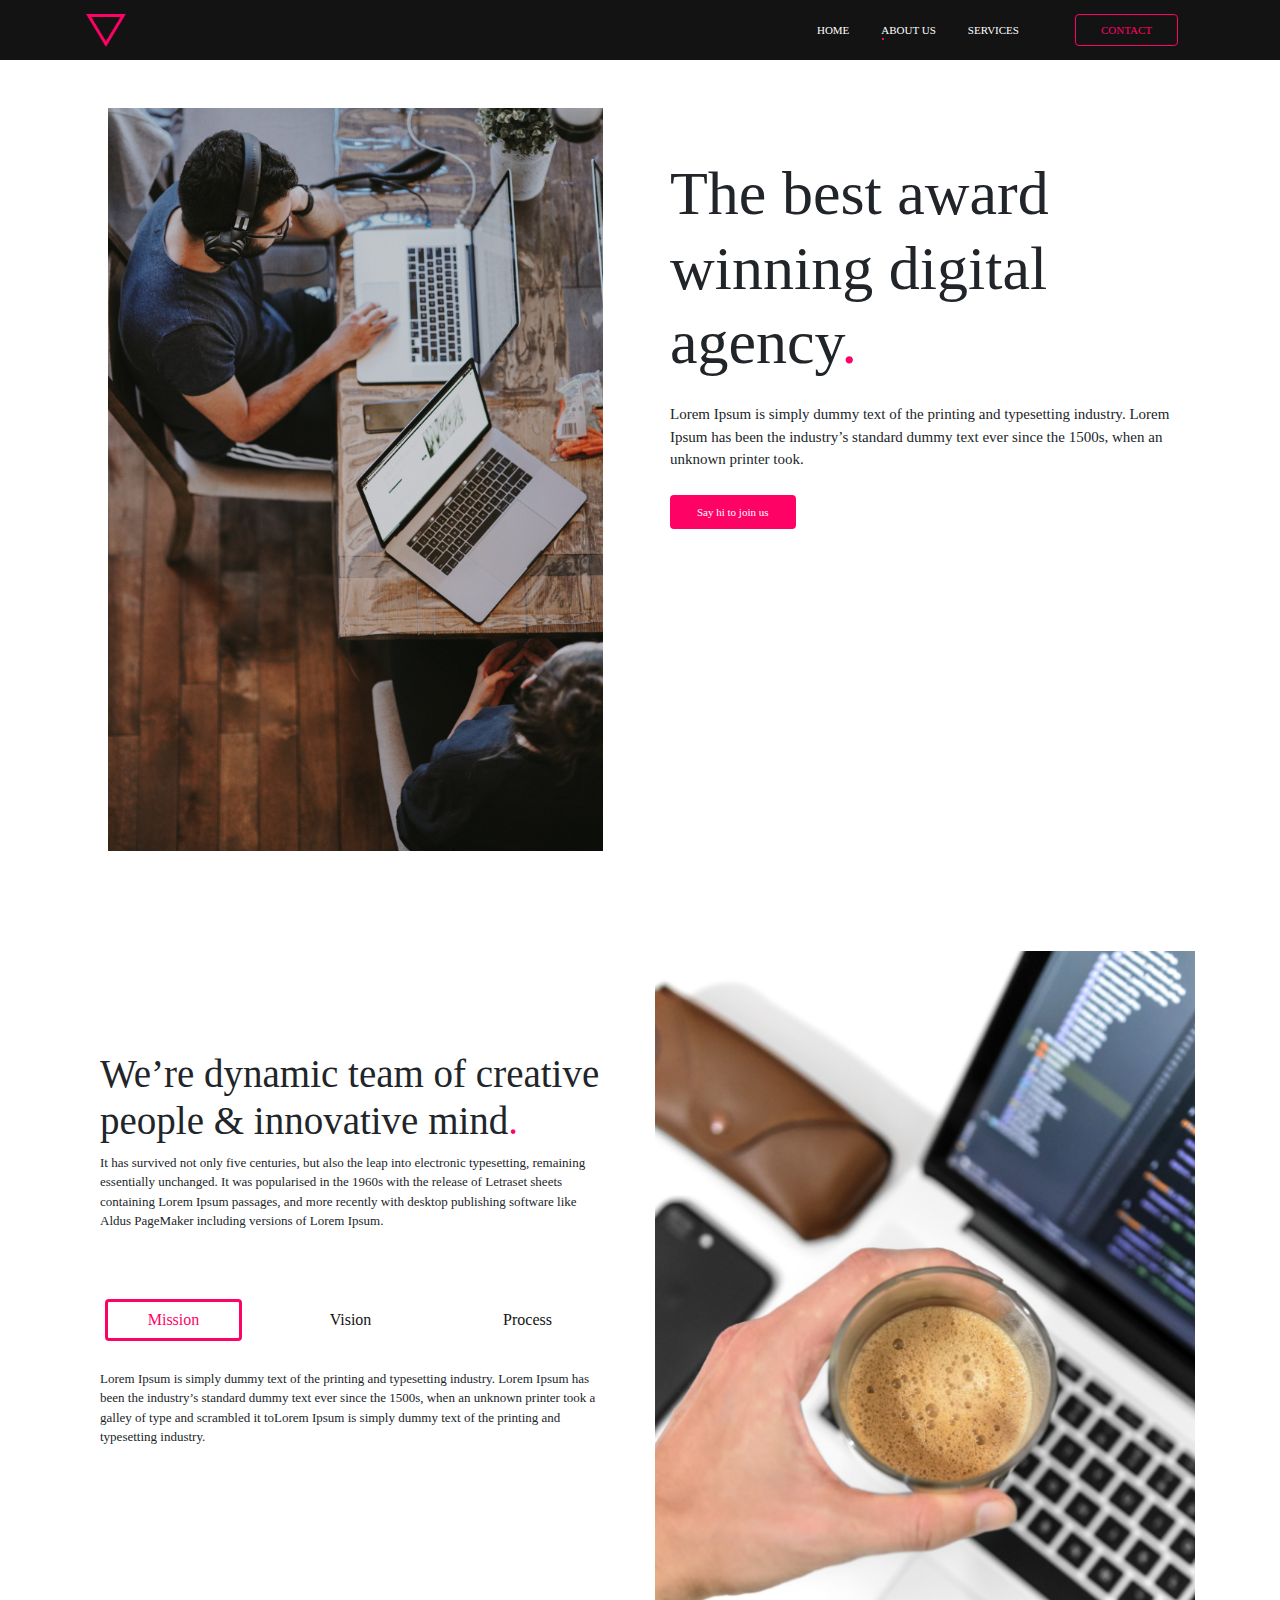
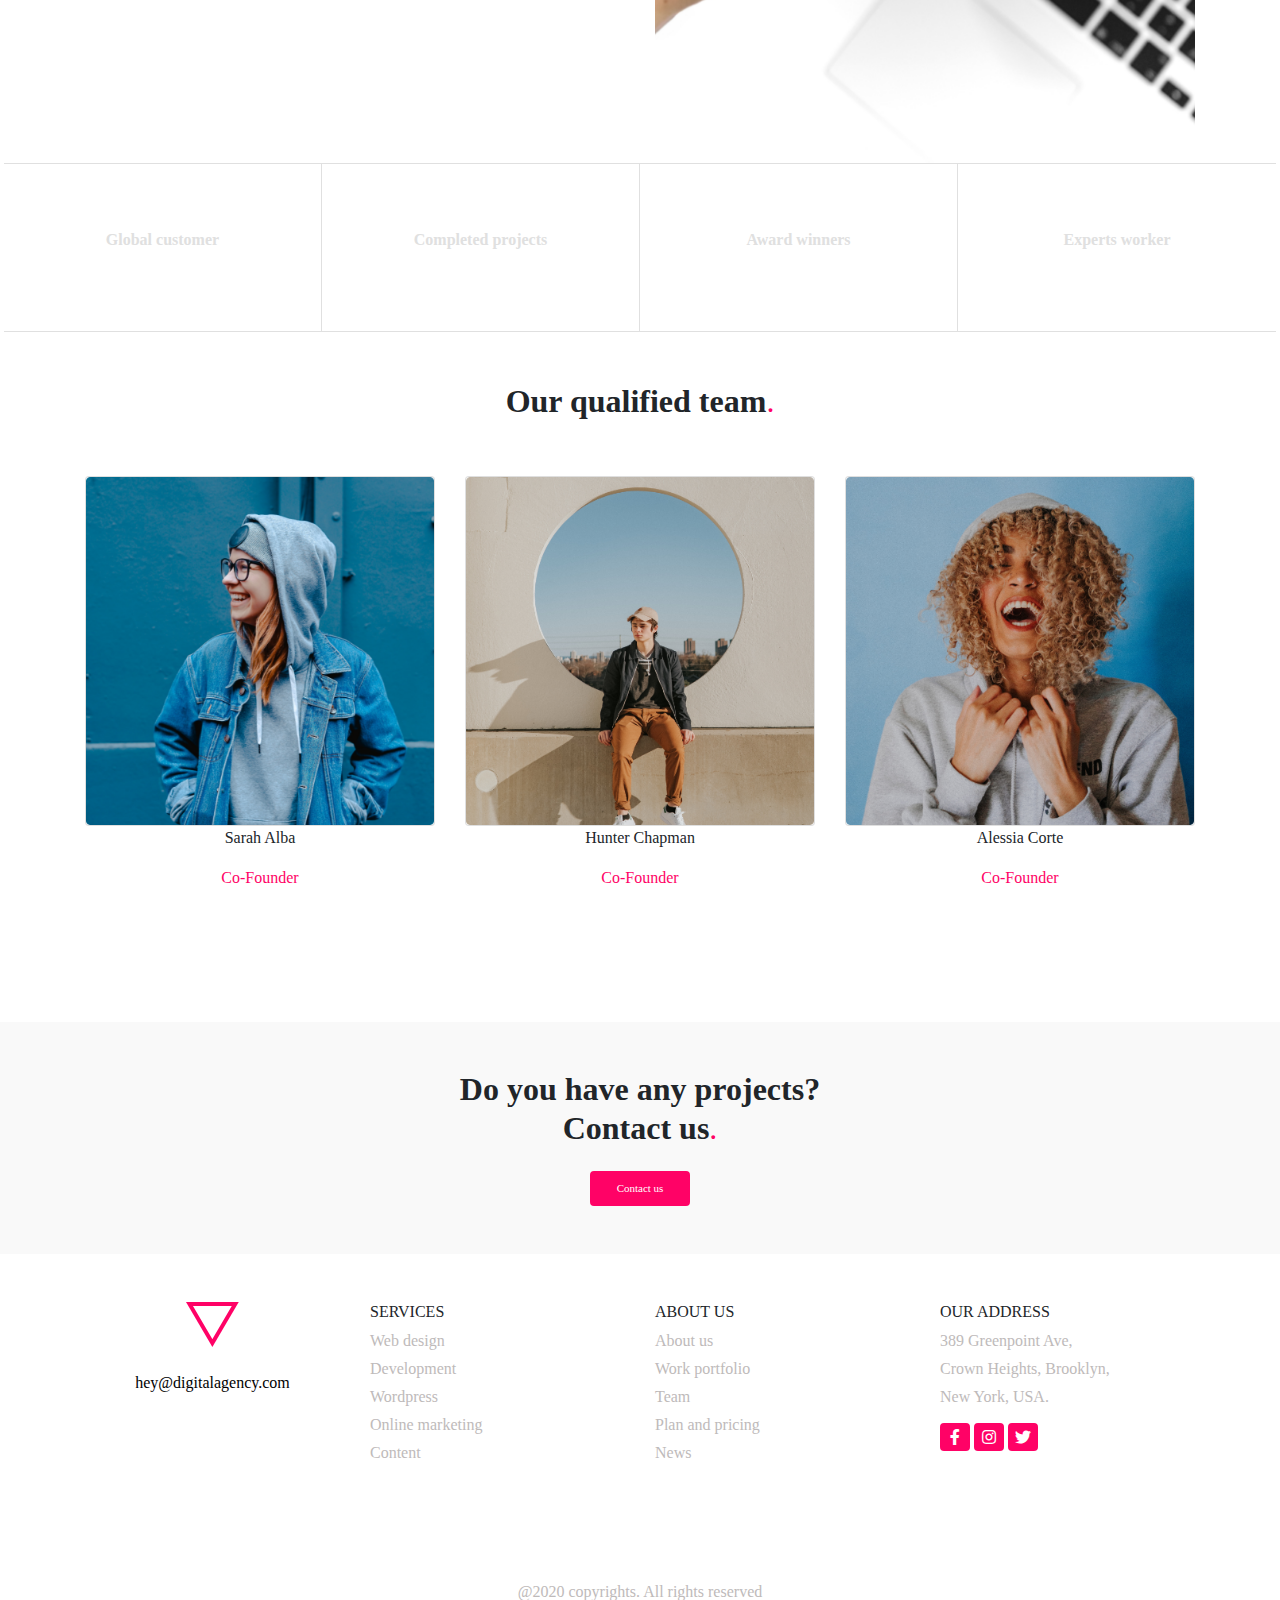
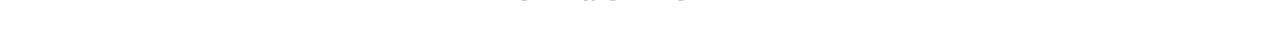
<file: about-us.html>
<!doctype html>
<html lang="en">

<head>
    <!-- Required meta tags -->
    <meta charset="utf-8">
    <meta name="viewport" content="width=device-width, initial-scale=1, shrink-to-fit=no">

    <!-- Bootstrap CSS -->
    <link rel="stylesheet" href="https://use.fontawesome.com/releases/v5.1.0/css/all.css">

    <link rel="stylesheet" href="https://stackpath.bootstrapcdn.com/bootstrap/4.4.1/css/bootstrap.min.css"
        integrity="sha384-Vkoo8x4CGsO3+Hhxv8T/Q5PaXtkKtu6ug5TOeNV6gBiFeWPGFN9MuhOf23Q9Ifjh" crossorigin="anonymous">
    <link rel="stylesheet" href="CSS/style.css">
    <link rel="stylesheet" href="CSS/about-us-style.css">

    <title>|ABOUT|</title>
</head>

<body>
    <header class="sticky-top">
        <nav class="navbar navbar-expand-md navbar-light container-md">
            <div class="navbar-brand">
                <a href="index.html"><img class="img-fluid w-75" src="images/logo.png" alt=""></a>
            </div>

            <button class="navbar-toggler" type="button" data-toggle="collapse" data-target="#navbarNavDropdown"
                aria-controls="navbarNavDropdown" aria-expanded="false" aria-label="Toggle navigation">
                <i class="fas fa-bars"></i>
            </button>
            <div class="collapse navbar-collapse" id="navbarNavDropdown">
                <ul class="navbar-nav ml-auto">
                    <li class="nav-item mr-3">
                        <a class="nav-link" href="index.html">HOME</a>
                    </li>
                    <li class="nav-item mr-3 active">
                        <a class="nav-link" href="about-us.html">ABOUT US</a>
                        <hr class="trans--grow">
                    </li>
                    <li class="nav-item mr-5">
                        <a class="nav-link" href="services.html">SERVICES</a>
                    </li>
                    <li class="nav-item mr-3">
                        <a href="contact.html" class="btn contact-item">CONTACT</a>
                    </li>
                </ul>
            </div>
        </nav>
    </header>

    <section id="two-laptop">
        <div class="container mt-5">
            <div class="row">
                <div class="col-md-6 text-center">
                    <img class="img-fluid" src="images/two-laptop-guy.png" alt="">
                </div>
                <div class="col-md-6 mt-5">
                    <div class="col-12">
                        <h1>The best award winning digital agency<span class="pink-dot">.</span></h1>
                        <p class="pt-3">Lorem Ipsum is simply dummy text of the printing and typesetting industry.
                            Lorem Ipsum has been
                            the industry’s standard dummy text ever since the 1500s,
                            when an unknown printer took.</p>
                        <button onclick="window.location.href = 'contact.html#map'" class="btn px-4 mt-2">Say hi to join
                            us</button>
                    </div>
                </div>
            </div>
        </div>
    </section>
    <section id="creative-people">
        <div class="container">
            <div class="row">
                <div class="col-md-6">
                    <div class="col-12 text pr-4">
                        <h2>We’re dynamic team of creative people & innovative mind<span class="pink-dot">.</span></h2>
                        <p>It has survived not only five centuries,
                            but also the leap into electronic typesetting, remaining
                            essentially unchanged. It was popularised in the
                            1960s with the release of Letraset sheets
                            containing Lorem Ipsum passages, and more recently with
                            desktop publishing software like Aldus
                            PageMaker including versions of Lorem Ipsum.</p>
                        <!-- TABS -->
                        <ul class="nav nav-tabs pt-5 pb-4 row text-center" id="myTab" role="tablist">
                            <li class="nav-item col-sm-4 my-1">
                                <a class="active btn" id="home-tab" data-toggle="tab" href="#home" role="tab"
                                    aria-controls="home" aria-selected="true">Mission</a>
                            </li>
                            <li class="nav-item col-sm-4 my-1">
                                <a class="btn" id="profile-tab" data-toggle="tab" href="#profile" role="tab"
                                    aria-controls="profile" aria-selected="false">Vision</a>
                            </li>
                            <li class="nav-item col-sm-4 my-1">
                                <a class="btn" id="contact-tab" data-toggle="tab" href="#contact" role="tab"
                                    aria-controls="contact" aria-selected="false">Process</a>
                            </li>
                        </ul>
                        <div class="tab-content" id="myTabContent">
                            <div class="tab-pane fade show active" id="home" role="tabpanel" aria-labelledby="home-tab">
                                <p>Lorem Ipsum is simply dummy text of the printing and typesetting industry.
                                    Lorem Ipsum has been
                                    the industry’s standard dummy text ever since the 1500s,
                                    when an unknown printer took a galley
                                    of type and scrambled it toLorem Ipsum is simply dummy text of the printing and
                                    typesetting industry.
                                   </p>
                            </div>
                            <div class="tab-pane fade" id="profile" role="tabpanel" aria-labelledby="profile-tab">
                                <p>Lorem Ipsum is simply dummy text of the printing and typesetting industry.
                                    Lorem Ipsum has been
                                    the industry’s standard dummy text ever since the 1500s,
                                    when an unknown printer took a galley
                                    of type and scrambled it to Lorem, ipsum dolor sit amet consectetur adipisicing
                                    elit. </p>
                            </div>
                            <div class="tab-pane fade" id="contact" role="tabpanel" aria-labelledby="contact-tab">
                                <p>Lorem Ipsum is simply dummy text of the printing and typesetting industry.
                                    Lorem Ipsum has been Lorem ipsum dolor sit amet, consectetur adipisicing elit. Quam
                                    hic dolores in neque eius, officiis distinctio sequi voluptatum, reiciendis alias
                                    corrupti odio placeat magnam quae!
                                    the industry’s standard dummy text ever since the 1500s.
                                 </p>
                            </div>
                        </div>

                        <!-- DERI QITU -->
                    </div>

                </div>
                <div class="col-md-6">
                    <img src="images/coffe.png" alt="" class="img-fluid">
                </div>
            </div>
        </div>
    </section>
    <section id="counter">
        <div class="row mx-1">
            <div class="col-md-3 col-sm-6">
                <p id="count1"></p>
                <p>Global customer</p>
            </div>
            <div class="col-md-3 col-sm-6">
                <p id="count2"></p>
                <p>Completed projects</p>
            </div>
            <div class="col-md-3 col-sm-6">
                <p id="count3"></p>
                <p>Award winners</p>
            </div>
            <div class="col-md-3 col-sm-6">
                <p id="count4"></p>
                <p>Experts worker</p>
            </div>
        </div>
    </section>
    <section id="qualified">
        <div class="container text-center mt-5">
            <h1>Our qualified team<span class="pink-dot">.</span></h1>
            <div class="row">
                <div class="col-md-4 mb-3">
                    <img src="images/qualified-team1.png" alt="" class="img-fluid card mx-auto">
                    <p>Sarah Alba</p>
                    <p class="pink-dot">Co-Founder</p>
                </div>
                <div class="col-md-4 mb-3">
                    <img src="images/qualified-team2.png" alt="" class="img-fluid card mx-auto">
                    <p>Hunter Chapman</p>
                    <p class="pink-dot">Co-Founder</p>
                </div>
                <div class="col-md-4 mb-3">
                    <img src="images/qualified-team3.png" alt="" class="img-fluid card mx-auto">
                    <p>Alessia Corte</p>
                    <p class="pink-dot">Co-Founder</p>
                </div>
            </div>
        </div>

    </section>
    <div class="project-question">
        <div class="container">
            <h2 class="text-center pt-5">
                <b> Do you have any projects? <br>Contact us</b><span class="pink-dot">.</span>
            </h2>
            <div class="text-center pb-5 pt-3">
                <button class="btn px-4" onclick="window.location.href ='contact.html#forma' ">Contact us</button>
            </div>
        </div>
    </div>






    <footer>
        <div class="container py-5">
            <div class="row">
                <div class="col-md-3 text-center col-sm-6">
                    <img src="images/logo.png" alt="" class="img-fluid">
                    <a href="mailto:hey@digitalagency.com" class="mt-4">hey@digitalagency.com</a>
                </div>
                <div class="col-md-3 col-sm-6">
                    <div>
                        <h6>SERVICES</h6>
                        <li class="mb-1"><a href="index.html#creative-age">Web design</a></li>
                        <li class="mb-1"><a href="index.html#takyon">Development</a></li>
                        <li class="mb-1"><a href="services.html#headingOne">Wordpress</a></li>
                        <li class="mb-1"><a href="index.html#trust">Online marketing</a></li>
                        <li class="mb-1"><a href="services.html#accordion">Content</a></li>
                    </div>
                </div>
                <div class="col-md-3 col-sm-6">
                    <div>
                        <h6>ABOUT US</h6>
                        <li class="mb-1"><a href="about-us.html">About us</a></li>
                        <li class="mb-1"><a href="about-us.html#creative-people">Work portfolio</a></li>
                        <li class="mb-1"><a href="about-us.html#qualified">Team</a></li>
                        <li class="mb-1"><a href="contact.html#forma">Plan and pricing</a></li>
                        <li class="mb-1"><a href="about-us.html#counter">News</a></li>
                    </div>
                </div>
                <div class="col-md-3 col-sm-6">
                    <div>
                        <h6>OUR ADDRESS</h6>
                        <li class="mb-1">389 Greenpoint Ave,</li>
                        <li class="mb-1">Crown Heights, Brooklyn,</li>
                        <li class="mb-1">New York, USA.</li>
                        <div class="icons">
                            <a href="https://www.facebook.com/" target="_blank"><i
                                    class="fab fa-facebook-f p-1"></i></a>
                            <a href="https://www.instagram.com/" target="_blank"><i
                                    class="fab fa-instagram p-1"></i></a>
                            <a href="https://twitter.com/" target="_blank"><i class="fab fa-twitter p-1"></i></a>
                        </div>
                    </div>
                </div>
            </div>
            <p class="text-center copyright">@2020 copyrights. All rights reserved</p>
        </div>
    </footer>
    <!-- Optional JavaScript -->
    <!-- jQuery first, then Popper.js, then Bootstrap JS -->

    <script src="https://code.jquery.com/jquery-3.4.1.slim.min.js"
        integrity="sha384-J6qa4849blE2+poT4WnyKhv5vZF5SrPo0iEjwBvKU7imGFAV0wwj1yYfoRSJoZ+n" crossorigin="anonymous">
    </script>
    <script src="jquery.waypoints.min.js"></script>
    <script src="waypoints.min.js"></script>
    <script src="https://cdn.jsdelivr.net/npm/popper.js@1.16.0/dist/umd/popper.min.js"
        integrity="sha384-Q6E9RHvbIyZFJoft+2mJbHaEWldlvI9IOYy5n3zV9zzTtmI3UksdQRVvoxMfooAo" crossorigin="anonymous">
    </script>
    <script src="https://stackpath.bootstrapcdn.com/bootstrap/4.4.1/js/bootstrap.min.js"
        integrity="sha384-wfSDF2E50Y2D1uUdj0O3uMBJnjuUD4Ih7YwaYd1iqfktj0Uod8GCExl3Og8ifwB6" crossorigin="anonymous">
    </script>
    <script src="about-us-script.js"></script>
    <script src="line.js"></script>
</body>

</html>
</file>
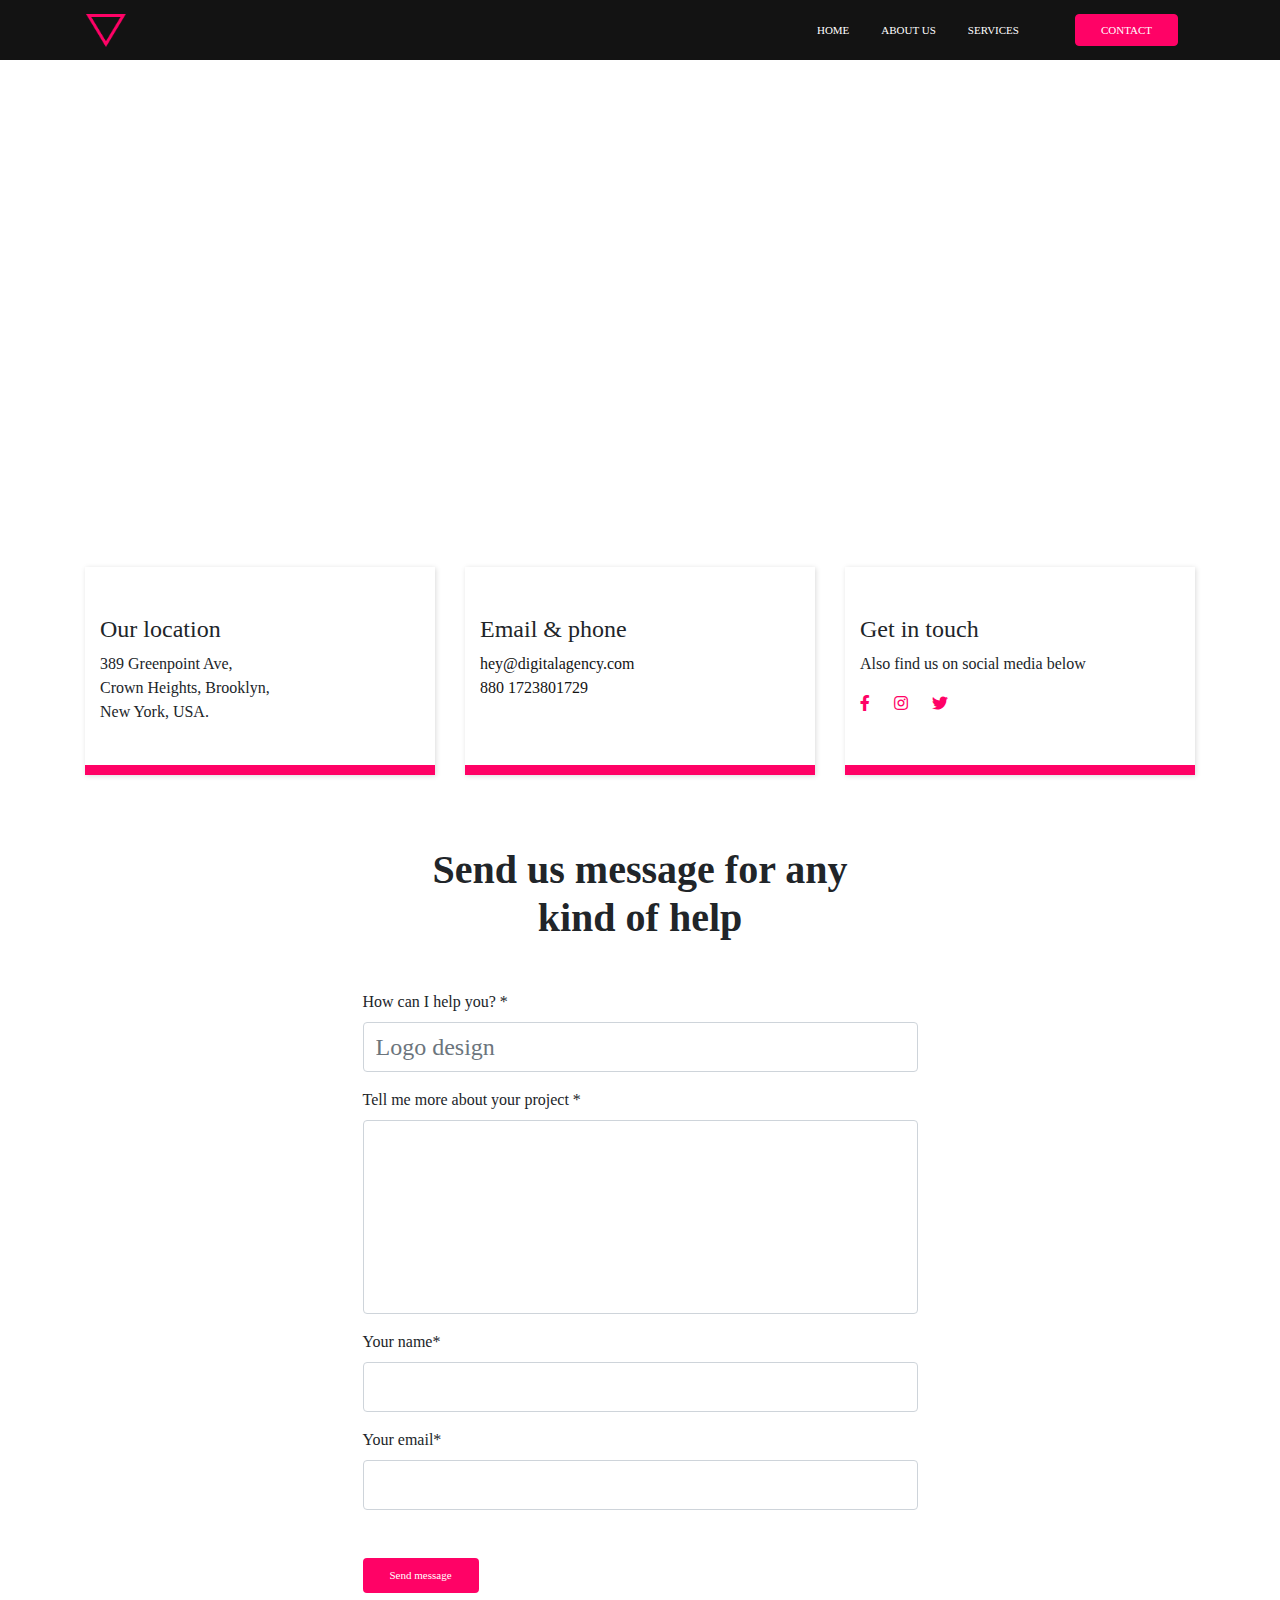
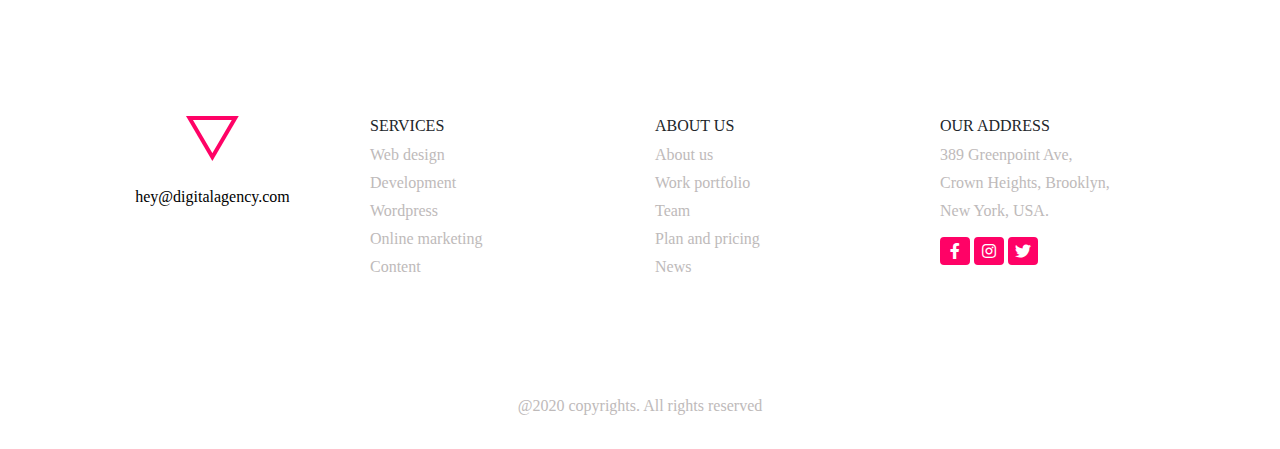
<file: contact.html>
<!doctype html>
<html lang="en">

<head>
    <!-- Required meta tags -->
    <meta charset="utf-8">
    <meta name="viewport" content="width=device-width, initial-scale=1, shrink-to-fit=no">

    <!-- Bootstrap CSS -->
    <link rel="stylesheet" href="https://use.fontawesome.com/releases/v5.1.0/css/all.css">
    <link rel="stylesheet" href="https://stackpath.bootstrapcdn.com/bootstrap/4.4.1/css/bootstrap.min.css"
        integrity="sha384-Vkoo8x4CGsO3+Hhxv8T/Q5PaXtkKtu6ug5TOeNV6gBiFeWPGFN9MuhOf23Q9Ifjh" crossorigin="anonymous">
    <link rel="stylesheet" href="CSS/style.css">
    <link rel="stylesheet" href="CSS/contact-style.css">
    <title>|CONTACT|</title>
</head>

<body>
    <header class="sticky-top">
        <nav class="navbar navbar-expand-md navbar-light container-md">
            <div class="navbar-brand">
                <a href="index.html"><img class="img-fluid w-75" src="images/logo.png" alt=""></a>
            </div>

            <button class="navbar-toggler" type="button" data-toggle="collapse" data-target="#navbarNavDropdown"
                aria-controls="navbarNavDropdown" aria-expanded="false" aria-label="Toggle navigation">
                <i class="fas fa-bars"></i>
            </button>
            <div class="collapse navbar-collapse" id="navbarNavDropdown">
                <ul class="navbar-nav ml-auto">
                    <li class="nav-item mr-3">
                        <a class="nav-link" href="index.html">HOME</a>
                    </li>
                    <li class="nav-item mr-3">
                        <a class="nav-link" href="about-us.html">ABOUT US</a>
                    </li>
                    <li class="nav-item mr-5">
                        <a class="nav-link" href="services.html">SERVICES</a>
                    </li>
                    <li class="nav-item mr-3">
                        <a href="contact.html" class="btn contact-item">CONTACT</a>
                    </li>
                </ul>
            </div>
        </nav>
    </header>

    <section id="map" class="text-center">
        <iframe class="container mx-auto"
            src="https://www.google.com/maps/embed?pb=!1m18!1m12!1m3!1d49534.26505453785!2d21.014177129717627!3d42.768852429489286!2m3!1f0!2f0!3f0!3m2!1i1024!2i768!4f13.1!3m3!1m2!1s0x13535e5a24e4314d%3A0xdd6b81b3c84d71cb!2zNDLCsDQ1JzM2LjYiTiAyMcKwMDEnNTUuNiJF!5e0!3m2!1sen!2s!4v1580668546829!5m2!1sen!2s"
            width="1920" height="400" frameborder="0" style="border:0;" allowfullscreen=""></iframe>
    </section>
    <section class="stuff">
        <div class="container mb-5">
            <div class="row">
                <div class="col-md-4">
                    <div class="col-12 shadow46and2 pt-5 mb-5">
                        <h4>Our location</h4>
                        <p>389 Greenpoint Ave, <br>
                            Crown Heights, Brooklyn, <br>
                            New York, USA.</p>
                    </div>
                </div>
                <div class="col-md-4">
                    <div class="col-12 shadow46and2 pt-5 mb-5">
                        <h4>Email & phone</h4>
                        <a href="mailto:hey@digitalagency.com">hey@digitalagency.com</a>
                        <br>
                        <a href="tel:880 1723801729">880 1723801729</a>
                    </div>
                </div>
                <div class="col-md-4">
                    <div class="col-12 shadow46and2 pt-5 mb-5">
                        <h4>Get in touch</h4>
                        <p>Also find us on social media below</p>
                        <div>
                            <a href="https://www.facebook.com/" target="_blank"><i
                                    class="fab fa-facebook-f icon1"></i></a>
                            <a href="https://www.instagram.com/" target="_blank"><i
                                    class="fab fa-instagram icon2"></i></a>
                            <a href="https://twitter.com/" target="_blank"><i class="fab fa-twitter icon3"></i></a>
                        </div>
                    </div>
                </div>
            </div>
        </div>

    </section>

    <section id="forma">
        <div class="container">
            <h2 class="text-center mb-5">Send us message for any <br>kind of help</h2>
            <form class="mx-auto">
                <div class="form-group">
                    <label for="help-question">How can I help you? *</label>
                    <input type="text" class="form-control" id="help-question" aria-describedby="emailHelp"
                        placeholder="Logo design" required>
                </div>
                <div class="form-group">
                    <label for="Textarea">Tell me more about your project *</label>
                    <textarea class="form-control" id="Textarea" cols="30" rows="5" required></textarea>
                </div>
                <div class="form-group">
                    <label for="Name">Your name*</label>
                    <input type="text" class="form-control" id="Name" required>
                </div>
                <div class="form-group mb-5">
                    <label for="E-mail">Your email*</label>
                    <input type="email" class="form-control" id="E-mail" required>
                </div>
                <button type="submit" class="btn px-4">Send message</button>
            </form>
        </div>

    </section>
    <footer>
        <div class="container py-5">
            <div class="row">
                <div class="col-md-3 text-center col-sm-6">
                    <img src="images/logo.png" alt="" class="img-fluid">
                    <a href="mailto:hey@digitalagency.com" class="mt-4">hey@digitalagency.com</a>
                </div>
                <div class="col-md-3 col-sm-6">
                    <div>
                        <h6>SERVICES</h6>
                        <li class="mb-1"><a href="index.html#creative-age">Web design</a></li>
                        <li class="mb-1"><a href="index.html#takyon">Development</a></li>
                        <li class="mb-1"><a href="services.html#headingOne">Wordpress</a></li>
                        <li class="mb-1"><a href="index.html#trust">Online marketing</a></li>
                        <li class="mb-1"><a href="services.html#accordion">Content</a></li>
                    </div>
                </div>
                <div class="col-md-3 col-sm-6">
                    <div>
                        <h6>ABOUT US</h6>
                        <li class="mb-1"><a href="about-us.html">About us</a></li>
                        <li class="mb-1"><a href="about-us.html#creative-people">Work portfolio</a></li>
                        <li class="mb-1"><a href="about-us.html#qualified">Team</a></li>
                        <li class="mb-1"><a href="contact.html#forma">Plan and pricing</a></li>
                        <li class="mb-1"><a href="about-us.html#counter">News</a></li>
                    </div>
                </div>
                <div class="col-md-3 col-sm-6">
                    <div>
                        <h6>OUR ADDRESS</h6>
                        <li class="mb-1">389 Greenpoint Ave,</li>
                        <li class="mb-1">Crown Heights, Brooklyn,</li>
                        <li class="mb-1">New York, USA.</li>
                        <div class="icons">
                            <a href="https://www.facebook.com/" target="_blank"><i
                                    class="fab fa-facebook-f p-1"></i></a>
                            <a href="https://www.instagram.com/" target="_blank"><i
                                    class="fab fa-instagram p-1"></i></a>
                            <a href="https://twitter.com/" target="_blank"><i class="fab fa-twitter p-1"></i></a>
                        </div>
                    </div>
                </div>
            </div>
            <p class="text-center copyright">@2020 copyrights. All rights reserved</p>
        </div>
    </footer>

    <!-- Optional JavaScript -->
    <!-- jQuery first, then Popper.js, then Bootstrap JS -->
    <script src="https://code.jquery.com/jquery-3.4.1.slim.min.js"
        integrity="sha384-J6qa4849blE2+poT4WnyKhv5vZF5SrPo0iEjwBvKU7imGFAV0wwj1yYfoRSJoZ+n" crossorigin="anonymous">
    </script>
    <script src="https://cdn.jsdelivr.net/npm/popper.js@1.16.0/dist/umd/popper.min.js"
        integrity="sha384-Q6E9RHvbIyZFJoft+2mJbHaEWldlvI9IOYy5n3zV9zzTtmI3UksdQRVvoxMfooAo" crossorigin="anonymous">
    </script>
    <script src="https://stackpath.bootstrapcdn.com/bootstrap/4.4.1/js/bootstrap.min.js"
        integrity="sha384-wfSDF2E50Y2D1uUdj0O3uMBJnjuUD4Ih7YwaYd1iqfktj0Uod8GCExl3Og8ifwB6" crossorigin="anonymous">
    </script>
    <script src="line.js"></script>
</body>

</html>
</file>
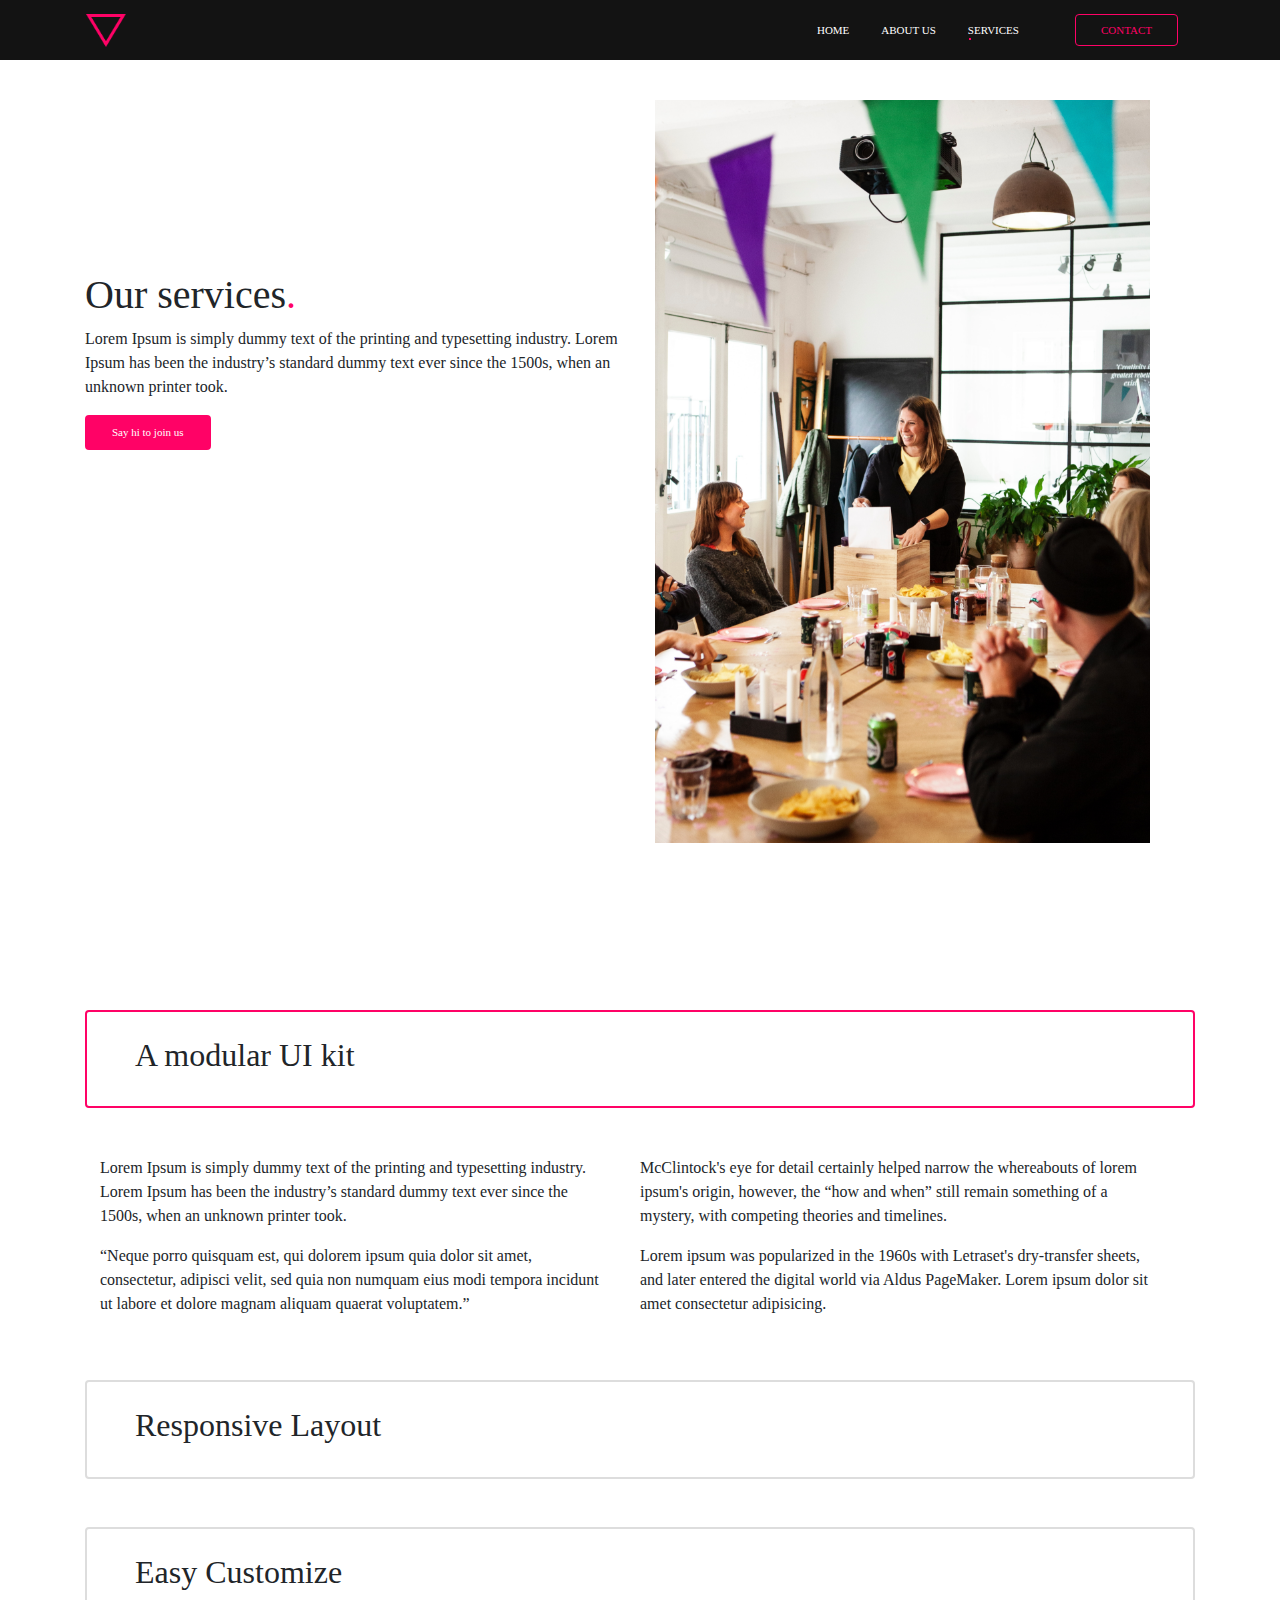
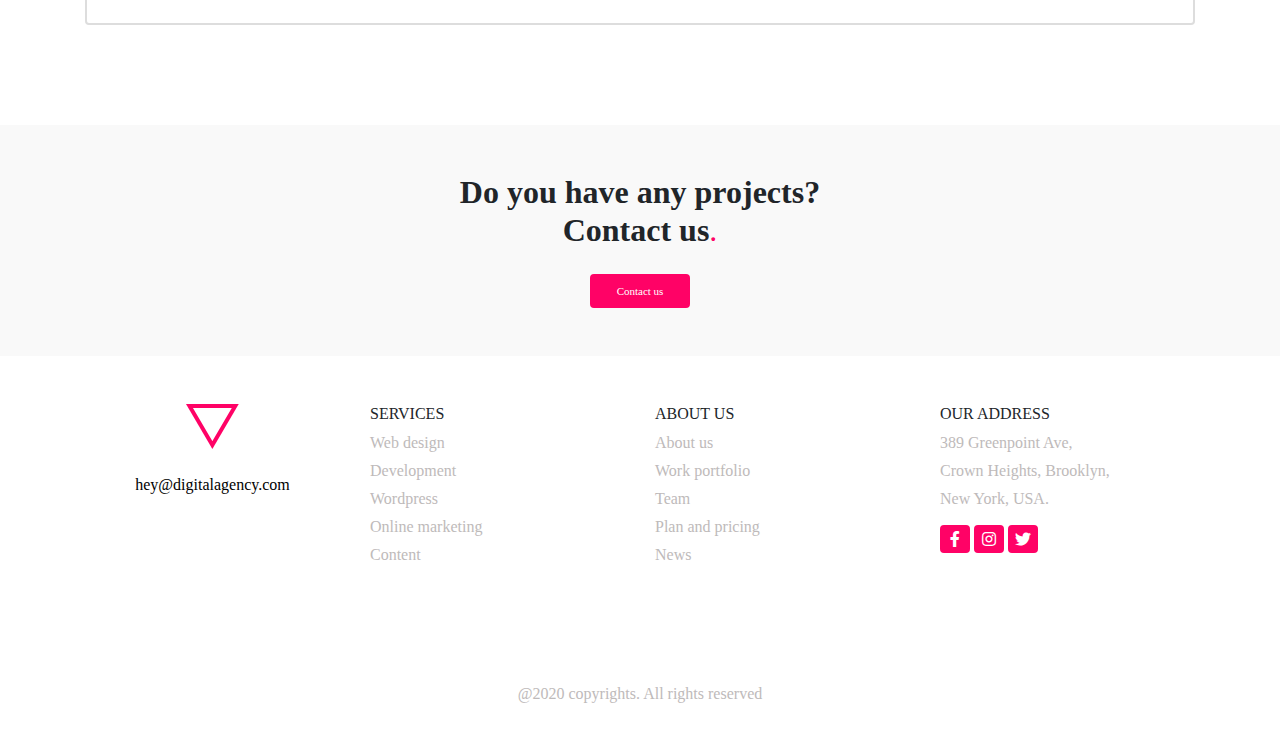
<file: services.html>
<!doctype html>
<html lang="en">

<head>
    <!-- Required meta tags -->
    <meta charset="utf-8">
    <meta name="viewport" content="width=device-width, initial-scale=1, shrink-to-fit=no">

    <!-- Bootstrap CSS -->
    <link rel="stylesheet" href="https://use.fontawesome.com/releases/v5.1.0/css/all.css">
    <link rel="stylesheet" href="https://stackpath.bootstrapcdn.com/bootstrap/4.4.1/css/bootstrap.min.css"
        integrity="sha384-Vkoo8x4CGsO3+Hhxv8T/Q5PaXtkKtu6ug5TOeNV6gBiFeWPGFN9MuhOf23Q9Ifjh" crossorigin="anonymous">
    <link rel="stylesheet" href="CSS/style.css">
    <link rel="stylesheet" href="CSS/services-style.css">
    <title>|SERVICES|</title>
</head>

<body>
    <header class="sticky-top">
        <nav class="navbar navbar-expand-md navbar-light container-md">
            <div class="navbar-brand">
                <a href="index.html"><img class="img-fluid w-75" src="images/logo.png" alt=""></a>
            </div>

            <button class="navbar-toggler" type="button" data-toggle="collapse" data-target="#navbarNavDropdown"
                aria-controls="navbarNavDropdown" aria-expanded="false" aria-label="Toggle navigation">
                <i class="fas fa-bars"></i>
            </button>
            <div class="collapse navbar-collapse" id="navbarNavDropdown">
                <ul class="navbar-nav ml-auto">
                    <li class="nav-item mr-3">
                        <a class="nav-link" href="index.html">HOME</a>
                    </li>
                    <li class="nav-item mr-3">
                        <a class="nav-link" href="about-us.html">ABOUT US</a>
                    </li>
                    <li class="nav-item mr-5 active">
                        <a class="nav-link" href="services.html">SERVICES</a>
                        <hr class="trans--grow">
                    </li>
                    <li class="nav-item mr-3">
                        <a href="contact.html" class="btn contact-item">CONTACT</a>
                    </li>
                </ul>
            </div>
        </nav>
    </header>
    <section id="main">
        <div class="container">
            <div class="row">
                <div class="col-md-6">
                    <h1>Our services<span class="pink-dot">.</span></h1>
                    <p>Lorem Ipsum is simply dummy text of the printing and typesetting industry.
                        Lorem Ipsum has been
                        the industry’s standard dummy text ever since the 1500s,
                        when an unknown printer took.</p>
                    <button onclick="window.location.href = 'contact.html#map'" class="btn px-4">Say hi to join
                        us</button>
                </div>
                <div class="col-md-6">
                    <img src="images/service.png" alt="" class="img-fluid">
                </div>
            </div>
        </div>
    </section>
    <section>

        <div class="container">
            <div class="accordion" id="accordion">
                <div id="headingOne">
                    <div class="pink-heading px-5 py-4 mt-5" data-toggle="collapse" data-target="#collapseOne"
                        aria-expanded="true" aria-controls="collapseOne">
                        <h2>A modular UI kit</h2>
                    </div>
                    <div id="collapseOne" class="collapse show" aria-labelledby="headingOne" data-parent="#accordion">
                        <div class="row container pt-5">
                            <p class="col-sm-6">Lorem Ipsum is simply dummy text of the printing
                                and typesetting industry.
                                Lorem Ipsum has been the
                                industry’s standard dummy text ever since the 1500s,
                                when an unknown printer took.</p>
                            <p class="col-sm-6">McClintock's eye for detail certainly helped narrow the whereabouts of
                                lorem ipsum's origin, however, the “how and when” still remain something of a mystery,
                                with competing theories and timelines.</p>
                        </div>
                        <div class="row container">
                            <p class="col-sm-6">“Neque porro quisquam est, qui dolorem ipsum quia dolor sit amet,
                                consectetur, adipisci velit, sed quia non numquam eius modi tempora incidunt ut labore
                                et dolore magnam aliquam quaerat voluptatem.”</p>
                            <p class="col-sm-6">Lorem ipsum was popularized in the 1960s with Letraset's dry-transfer
                                sheets, and later entered the digital world via Aldus PageMaker. Lorem ipsum dolor sit
                                amet consectetur adipisicing.</p>
                        </div>
                    </div>
                </div>
                <div id="headingTwo">
                    <div class="pink-heading px-5 py-4 mt-5" data-toggle="collapse" data-target="#collapseTwo"
                        aria-expanded="false" aria-controls="collapseTwo">
                        <h2>Responsive Layout</h2>
                    </div>
                    <div id="collapseTwo" class="collapse" aria-labelledby="headingTwo" data-parent="#accordion">
                        <div class="row container pt-5">
                            <p class="col-sm-6">Lorem Ipsum is simply dummy text of the printing
                                and typesetting industry.
                                Lorem Ipsum has been the
                                industry’s standard dummy text ever since the 1500s,
                                when an unknown printer took.</p>
                            <p class="col-sm-6">McClintock's eye for detail certainly helped narrow the whereabouts of
                                lorem ipsum's origin, however, the “how and when” still remain something of a mystery,
                                with competing theories and timelines.</p>
                        </div>
                        <div class="row container">
                            <p class="col-sm-6">“Neque porro quisquam est, qui dolorem ipsum quia dolor sit amet,
                                consectetur, adipisci velit, sed quia non numquam eius modi tempora incidunt ut labore
                                et dolore magnam aliquam quaerat voluptatem.”</p>
                            <p class="col-sm-6">Lorem ipsum was popularized in the 1960s with Letraset's dry-transfer
                                sheets, and later entered the digital world via Aldus PageMaker. Lorem ipsum dolor sit
                                amet consectetur adipisicing.</p>
                        </div>
                    </div>
                </div>
                <div id="headingThree">
                    <div class="pink-heading px-5 py-4 mt-5" data-toggle="collapse" data-target="#collapseThree"
                        aria-expanded="false" aria-controls="collapseThree">
                        <h2>Easy Customize</h2>
                    </div>
                    <div id="collapseThree" class="collapse" aria-labelledby="headingThree" data-parent="#accordion">
                        <div class="row container pt-5">
                            <p class="col-sm-6">Lorem Ipsum is simply dummy text of the printing
                                and typesetting industry.
                                Lorem Ipsum has been the
                                industry’s standard dummy text ever since the 1500s,
                                when an unknown printer took.</p>
                            <p class="col-sm-6">McClintock's eye for detail certainly helped narrow the whereabouts of
                                lorem ipsum's origin, however, the “how and when” still remain something of a mystery,
                                with competing theories and timelines.</p>
                        </div>
                        <div class="row container">
                            <p class="col-sm-6">“Neque porro quisquam est, qui dolorem ipsum quia dolor sit amet,
                                consectetur, adipisci velit, sed quia non numquam eius modi tempora incidunt ut labore
                                et dolore magnam aliquam quaerat voluptatem.”</p>
                            <p class="col-sm-6">Lorem ipsum was popularized in the 1960s with Letraset's dry-transfer
                                sheets, and later entered the digital world via Aldus PageMaker. Lorem ipsum dolor sit
                                amet consectetur adipisicing.</p>
                        </div>
                    </div>
                </div>
            </div>
        </div>

    </section>


    <div class="project-question">
        <div class="container">
            <h2 class="text-center pt-5">
                <b> Do you have any projects? <br>Contact us</b><span class="pink-dot">.</span>
            </h2>
            <div class="text-center pb-5 pt-3">
                <button class="btn px-4" onclick="window.location.href ='contact.html#forma' ">Contact us</button>
            </div>
        </div>
    </div>
    <footer>
        <div class="container py-5">
            <div class="row">
                <div class="col-md-3 text-center col-sm-6">
                    <img src="images/logo.png" alt="" class="img-fluid">
                    <a href="mailto:hey@digitalagency.com" class="mt-4">hey@digitalagency.com</a>
                </div>
                <div class="col-md-3 col-sm-6">
                    <div>
                        <h6>SERVICES</h6>
                        <li class="mb-1"><a href="index.html#creative-age">Web design</a></li>
                        <li class="mb-1"><a href="index.html#takyon">Development</a></li>
                        <li class="mb-1"><a href="services.html#headingOne">Wordpress</a></li>
                        <li class="mb-1"><a href="index.html#trust">Online marketing</a></li>
                        <li class="mb-1"><a href="services.html#accordion">Content</a></li>
                    </div>
                </div>
                <div class="col-md-3 col-sm-6">
                    <div>
                        <h6>ABOUT US</h6>
                        <li class="mb-1"><a href="about-us.html">About us</a></li>
                        <li class="mb-1"><a href="about-us.html#creative-people">Work portfolio</a></li>
                        <li class="mb-1"><a href="about-us.html#qualified">Team</a></li>
                        <li class="mb-1"><a href="contact.html#forma">Plan and pricing</a></li>
                        <li class="mb-1"><a href="about-us.html#counter">News</a></li>
                    </div>
                </div>
                <div class="col-md-3 col-sm-6">
                    <div>
                        <h6>OUR ADDRESS</h6>
                        <li class="mb-1">389 Greenpoint Ave,</li>
                        <li class="mb-1">Crown Heights, Brooklyn,</li>
                        <li class="mb-1">New York, USA.</li>
                        <div class="icons">
                            <a href="https://www.facebook.com/" target="_blank"><i
                                    class="fab fa-facebook-f p-1"></i></a>
                            <a href="https://www.instagram.com/" target="_blank"><i
                                    class="fab fa-instagram p-1"></i></a>
                            <a href="https://twitter.com/" target="_blank"><i class="fab fa-twitter p-1"></i></a>
                        </div>
                    </div>
                </div>
            </div>
            <p class="text-center copyright">@2020 copyrights. All rights reserved</p>
        </div>
    </footer>

    <!-- Optional JavaScript -->
    <!-- jQuery first, then Popper.js, then Bootstrap JS -->
    <script src="https://code.jquery.com/jquery-3.4.1.slim.min.js"
        integrity="sha384-J6qa4849blE2+poT4WnyKhv5vZF5SrPo0iEjwBvKU7imGFAV0wwj1yYfoRSJoZ+n" crossorigin="anonymous">
    </script>
    <script src="https://cdn.jsdelivr.net/npm/popper.js@1.16.0/dist/umd/popper.min.js"
        integrity="sha384-Q6E9RHvbIyZFJoft+2mJbHaEWldlvI9IOYy5n3zV9zzTtmI3UksdQRVvoxMfooAo" crossorigin="anonymous">
    </script>
    <script src="https://stackpath.bootstrapcdn.com/bootstrap/4.4.1/js/bootstrap.min.js"
        integrity="sha384-wfSDF2E50Y2D1uUdj0O3uMBJnjuUD4Ih7YwaYd1iqfktj0Uod8GCExl3Og8ifwB6" crossorigin="anonymous">
    </script>
    <script src="line.js"></script>
</body>

</html>
</file>
<file: CSS/style.css>
*{
    font-family: "Ubuntu";
    scroll-behavior: smooth;
}
body{
    overflow-x: hidden;
}
.topping{
    margin-top:60px;
}
:target{
    padding-top:60px;
    margin-top:-60px;
  }
.navbar-toggler i{
    transition: 0.5s ease-in-out;
}
.navbar-toggler{
    border-width: 2px;
    border-color: rgb(235, 27, 110) !important;
    color: rgb(235, 27, 110)!important;
    transition: 0.5s ease-in-out;
}
.navbar-toggler:hover i, .navbar-toggler[aria-expanded="true"] i{
    color: #131313;
}
.navbar-toggler:hover,.navbar-toggler[aria-expanded="true"]{
    background-color: #FF0266;
    border-color: #FF0266 !important;
}
.navbar-toggler[aria-expanded="true"]:hover{
    border-color: rgb(245, 51, 129) !important;
    background-color: rgb(245, 51, 129) !important;
}
a{
    text-decoration: none !important;
}
ul{
    list-style: none;
}
.btn ,.navbar-toggler , .form-group > *{
    outline: none !important;
    box-shadow: none !important;
}
.nav-link{
    color: #FFFFFF !important;
    font-size: 11px;
    transition: 0.3s ease-in-out;
}
.nav-link:hover{
    color: #FF0266 !important;
    
}
.btn:hover{
    /* border: 2px solid #FF0266; */
    background-color: white;
    color: #FF0266 !important;
    background-color: #FFFFFF !important;
}
header{
    background-color: #131313;
    /* margin-bottom: 200px !; */
}
.shadow46and2{
    box-shadow: 1px 1px 5px 0px rgba(219,219,219,1);
    transition: 0.3s ease-in-out;
}
.shadow46and2:hover{
    box-shadow: 4px 4px 5px 3px rgba(219,219,219,1);
    
}
.contact-item{
    font-size: 11px;
    color: #FF0266 !important;
    border: 1.5px solid #FF0266 !important;
    border-radius: 4px !important;
    padding: 7px 25px!important;
    background-color: transparent !important;
}
.contact-item:hover{
    color: #ffffff !important;
    border-color: rgb(233, 0, 93) !important;
    background-color: rgb(233, 0, 93) !important;
}
.active .nav-link{
    padding-bottom: 0px !important;
}
.active hr{
    border: 1px solid #FF0266;
    margin: 0;
    width: 10px;
}
.pink-dot{
    color: #FF0266;
    font-weight: 500 !important;
}
.trans--grow{
    -webkit-transition: width 1s ease-in-out; /* For Safari 3.1 to 6.0 */
    transition: width 0.3s  ease-in-out !important;
    width : 0% !important;
  }
  .grow{
    width:10px !important;
  }
footer li, footer a{
    transition: 0.2s ease-in-out;
    color: #BEBABA;
}
footer li:hover ,footer a:hover{
    color: rgb(247, 138, 181) !important;
    
}
footer .text-center >a{
    display: block;
    color:black
}
footer li{
    list-style: none;
}
.icons i{
    text-align: center;
    vertical-align: center;
    width: 30px;
    font-size: 16px;
    color: #FFFFFF;
    transition: 0.5s ease-in-out;
    background-color: #FF0266;
    border: 2px solid #FF0266;
    border-radius: 4px;
    margin-top: 10px;
}

footer .icons i:hover{
    background-color: #ffffff;
    color: #FF0266;
    
}
footer .copyright{
    color: #BEBABA;
    margin-top: 10%;
}
footer > .container{
    padding-bottom: 15px !important;
}
#two-laptop h1{
    font-size: 62px !important;
}
#two-laptop p{
    font-size: 15px !important;
}

.btn{
    border: 3px solid #FF0266;
    border-radius: 4px;
    background-color: #FF0266;
    color: #FFFFFF;
    font-size: 11px;
    transition: 0.3s ease-in-out;
}
.project-question{
    background-color: #F9F9F9;
    margin-top: 100px;
}

@media screen and (max-width: 767px){
    .active hr{
        margin-left: 1px !important;
    }
    .contact-item{
        margin-top: 10px;
    }
}
@media screen and (max-width: 575px){
    footer{
        text-align: center;
    }
    #two-laptop h1{
        font-size: 39px !important;
    }
    .project-question h2{
        font-size: 24px !important;
    }
}
@media screen and (min-width: 576px) and (max-width:767px){
    footer .row > div{
        padding-left: 70px;
    }
}
</file>
<file: CSS/about-us-style.css>
.active hr{
    margin-left: 12%;
}
#creative-people{
    margin-top: 100px;
}
#creative-people .btn{
    font-size: 16px !important;
    border-color: transparent;
    background-color: transparent;
    color: #131313;
}
#creative-people .nav-tabs{
    border-bottom: 0;
}
#creative-people .btn:hover, #creative-people .nav-item .active,[aria-selected="true"]{
    border-color: #FF0266;
    color: #FF0266 !important;
}
#creative-people ul a{
    padding-left: 40px;
    padding-right: 40px;
}
#creative-people .text{
    margin-top: 100px;
    margin-bottom: 50px;
}
#creative-people .text h2{
    font-size: 39px !important;
}
#creative-people .text p{
    font-size: 13px;
}
#qualified h1{
    font-weight: 600;
    font-size:2rem !important;
    margin-bottom: 5%;
}
#counter{
    margin-bottom: 50px;
}
#counter .row > div{
    font-weight: 800;
    color: #E0E0E0;
    padding: 5%;
    border-top: 1px solid #E0E0E0;
    border-bottom:  1px solid #E0E0E0;
    text-align: center;
}

#counter .row > div:not(:last-child){
    border-right: 1px solid #E0E0E0;
}
#counter .row > div >p:first-child{
    font-size: 20px;
    font-weight: 600;
    color: #FF0266;
    margin-bottom: 0px !important;
}
@media screen and (max-width:991px) and (min-width:768px){
    #creative-people img{
        padding-top: 250px;
    }
    #two-laptop > div{
        margin-top: 0 !important;
    }
    #two-laptop img{
        margin-top: 70px;
    }
}
@media screen and (max-width: 767px){
    #two-laptop .row{
        display: flex !important;
        flex-direction: column-reverse !important;
    }
    #two-laptop .row > div:nth-child(2){
        margin-top: 0 !important;
        padding-bottom: 20px;
    }
    #counter .row > div:nth-child(2){
        border-right: 0px;
    }
    .text{
        margin-top: 0 !important;
    }
    /* h1,h2{
        font-size: 24px !important;
    } */
}
@media screen and (max-width: 575px){
    #counter .row > div{
        border-right: 0px !important;
    }
    #creative-people ul a{
        width: 70%;
        padding-left: 0;
        padding-right: 0;
    }
    #creative-people .text h2{
        font-size: 30px !important;
    }
}
@media screen and (max-width:991px) and (min-width:768px){
    #creative-people li{
        flex: 0 0 100%;
        max-width: 100%;
    }
    #creative-people ul a{
        width: 70%;
        padding-left: 0;
        padding-right: 0;
    }
}
</file>
<file: CSS/contact-style.css>
.contact-item{
    color: #ffffff !important;
    background-color: #FF0266 !important;
}
.contact-item:hover{
    border-color: rgb(245, 51, 129) !important;
    background-color: rgb(245, 51, 129) !important;
}
#map{
    margin-top: 40px;
    margin-bottom: 60px;
}

.stuff i{
    color: #FF0266;
    
    transition: 0.3s ease-in-out;
}
.stuff a{
    margin-right: 20px;
}
.stuff i:hover{
    color: rgb(255, 159, 197);
}
.shadow46and2{
    height: 90%;
    border-bottom: 10px solid #FF0266;
}
.shadow46and2 a{
    color: #131313;
    transition: 0.3s ease-in-out;
}
.shadow46and2 a:hover{
    color: #FF0266;
}
h2{
    font-weight: 700;
    font-size: 40px;
}
input ,textarea{
    font-size: 24px !important;
    color: #131313;
}
textarea{
    resize: none;
}
form{
    width: 50%;
    margin-bottom:75px;
}

@media screen and (max-width: 991px){
    form{
        width: 100%;
    }
}
@media screen and (max-width:767px){
    #map iframe{
        height: 300px;
    }
}
@media screen and (max-width: 575px){
    #map iframe{
        height: 200px;
    }
    #forma h2{
        font-size: 28px !important;
    }
}
</file>
<file: CSS/services-style.css>
.active hr{
    margin-left: 14%;
}
#main{
    margin-top: 40px;
}
.accordion{
    margin-top:15%;
}
#main .col-md-6:nth-child(1){
    padding-top: 15%;
    padding-bottom:30px;
    background-color: white;
}
.collapsing{
    transition: 0.5s ease-in-out !important;
}
.pink-heading{
    border: 2px solid #ddd;
    border-radius: 4px;
    transition: 0.3s ease-in-out;
    cursor: pointer;
}
[aria-expanded="true"]{
    border: 2px solid #FF0266 ;
}
@media screen and (max-width:767px){
    #main{
        margin-top: 0px;
    }
    #main .col-md-6:nth-child(1){
        padding-top: 30px;
        padding-bottom:30px;

    }
}
</file>
